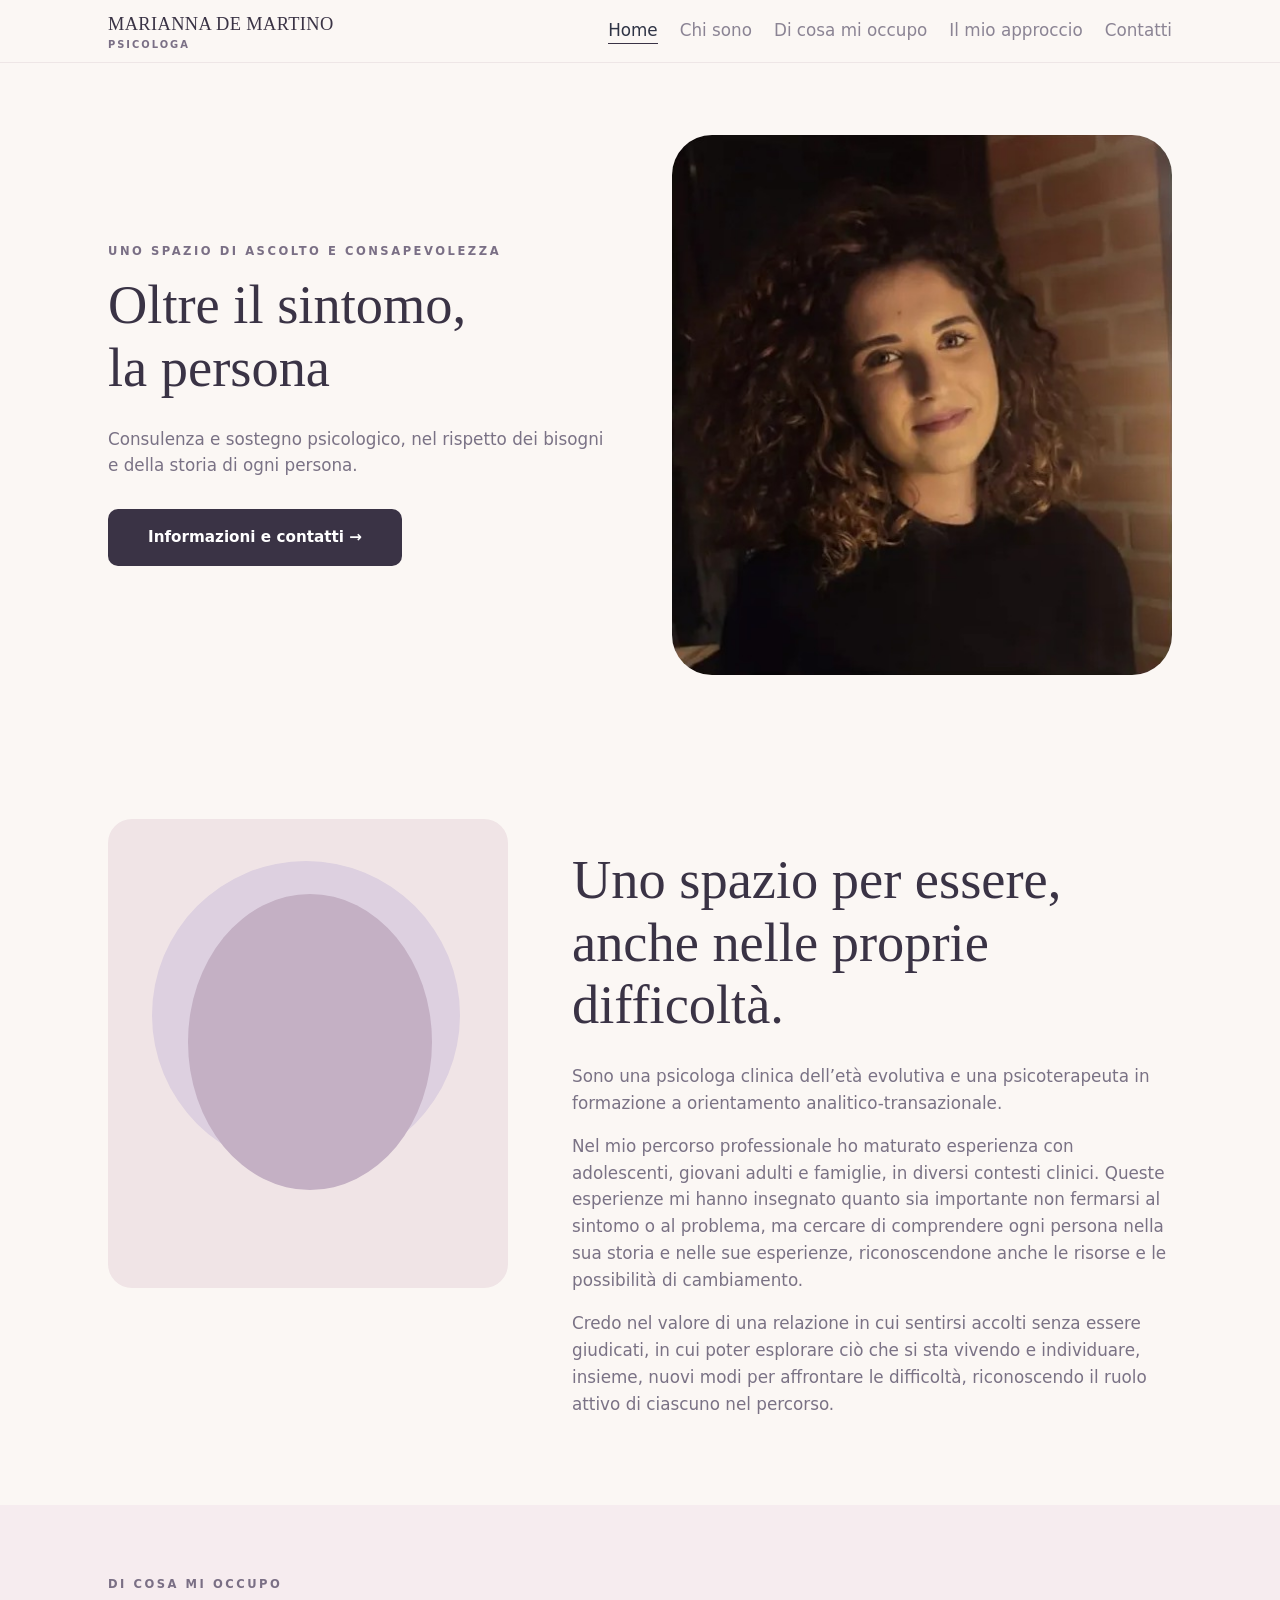
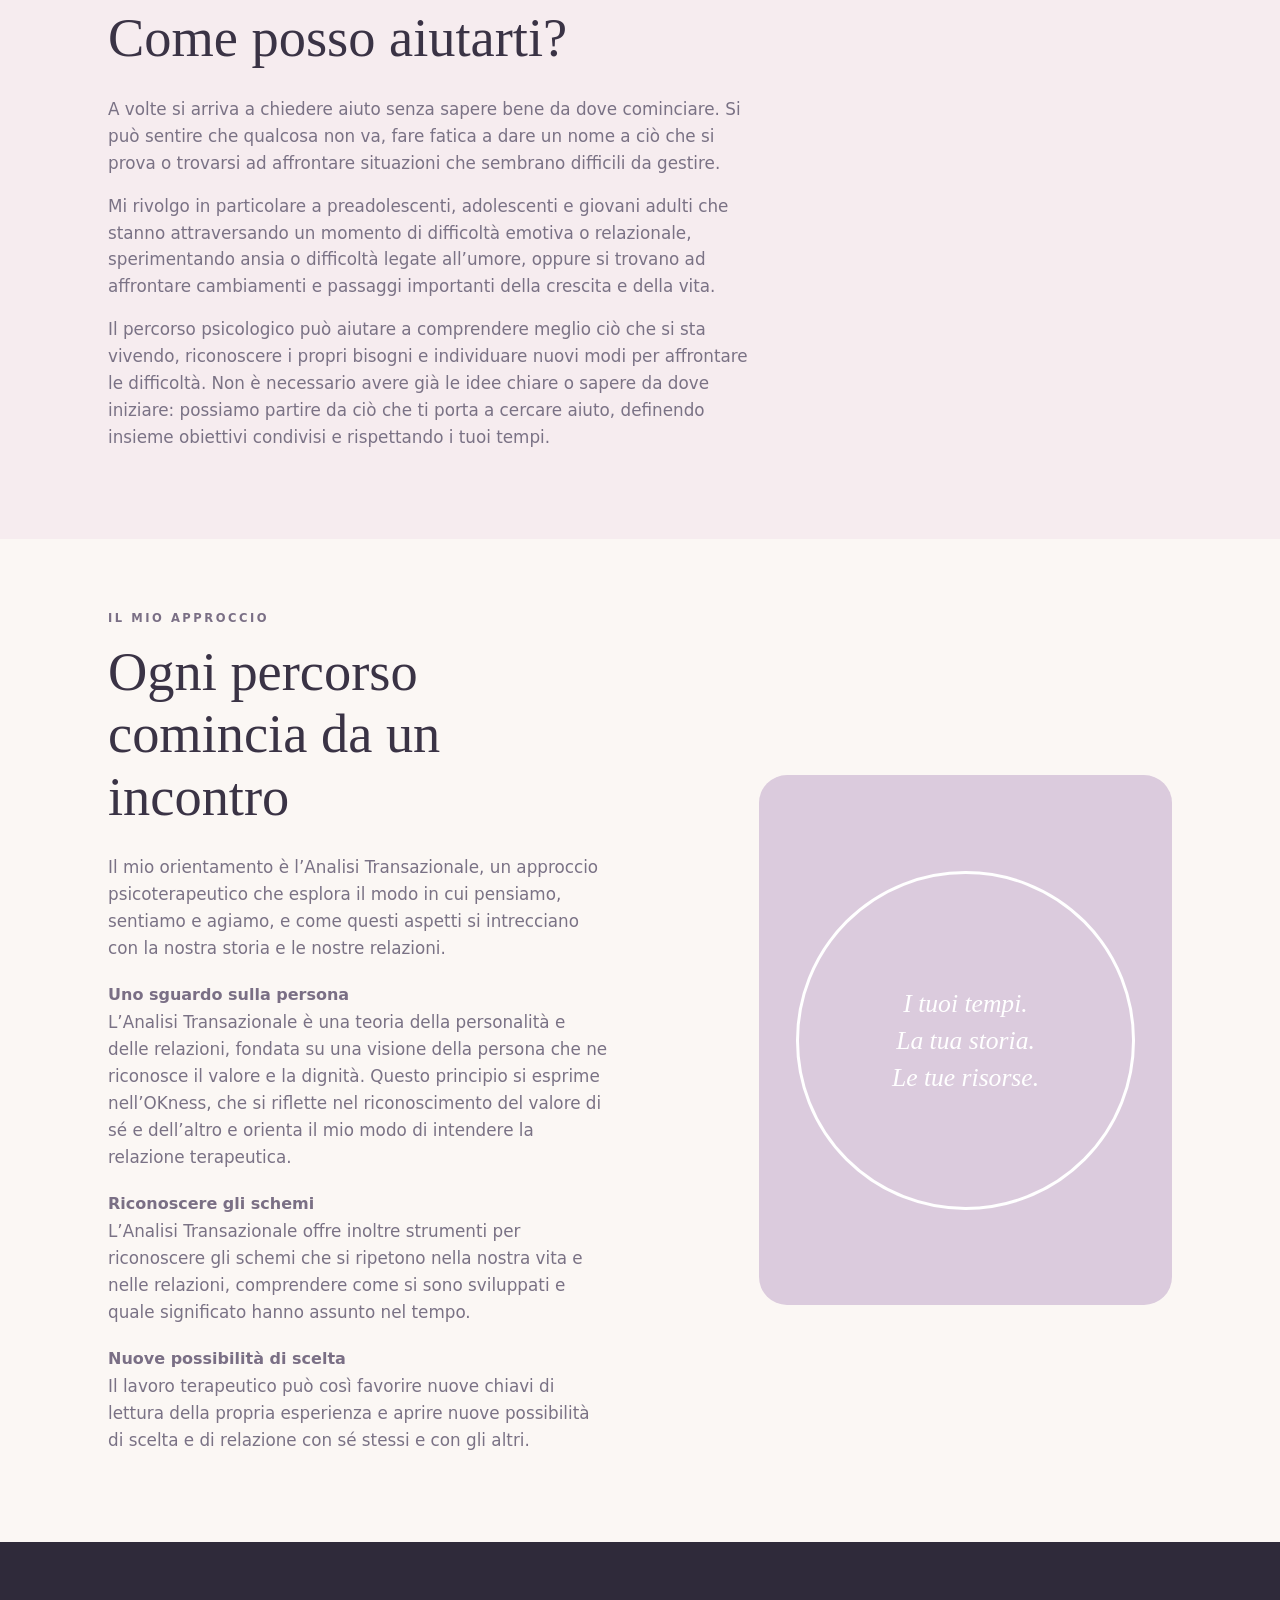
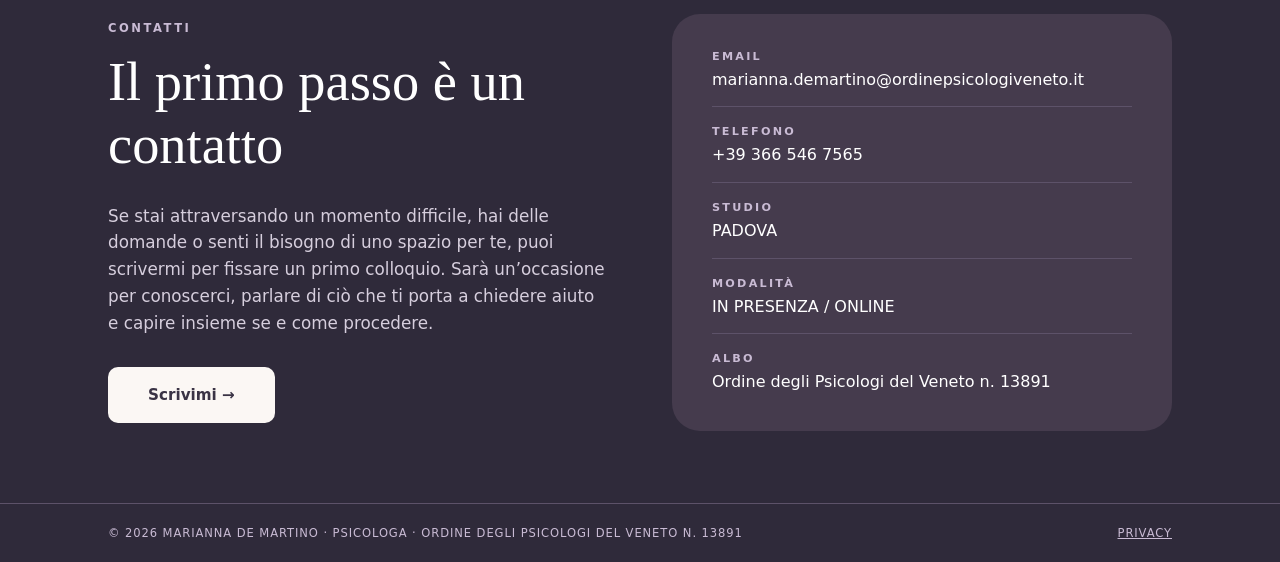
<file: index.html>
<!doctype html><html lang="it"><head><meta charset="utf-8"><meta name="viewport" content="width=device-width,initial-scale=1"><title>Marianna De Martino · Psicologa a Padova</title><meta name="description" content="Marianna De Martino, psicologa a Padova. Consulenza e sostegno psicologico per preadolescenti, adolescenti e giovani adulti, in presenza e online."><script>document.documentElement.classList.add("js")</script><link rel="stylesheet" href="style.css"></head><body class="idx"><header><div class="w"><a class="logo" href="#home">Marianna De Martino<small>PSICOLOGA</small></a><nav><a href="#home" data-s="home">Home</a><a href="#chi-sono" data-s="chi-sono">Chi sono</a><a href="#di-cosa-mi-occupo" data-s="di-cosa-mi-occupo">Di cosa mi occupo</a><a href="#il-mio-approccio" data-s="il-mio-approccio">Il mio approccio</a><a href="#contatti" data-s="contatti">Contatti</a></nav></div></header><main>
<section id="home"><div class="w g"><div><p class="rv k" style="--d:0.0s">Uno spazio di ascolto e consapevolezza</p><h1 class="rv" style="--d:0.1s">Oltre il sintomo,<br>la persona</h1><p class="rv" style="--d:0.2s">Consulenza e sostegno psicologico, nel rispetto dei bisogni e della storia di ogni persona.</p><a class="btn" href="#contatti">Informazioni e contatti →</a></div><img class="ph" src="marianna.jpg" alt="Marianna De Martino, psicologa"></div></section>
<section id="chi-sono"><div class="w g r"><div class="blob" aria-hidden="true"><i></i><i></i></div><div><p class="rv k" style="--d:0.0s">Chi sono</p><h2 class="rv" style="--d:0.1s">Uno spazio per essere, anche nelle proprie difficoltà.</h2><p class="rv" style="--d:0.2s">Sono una psicologa clinica dell’età evolutiva e una psicoterapeuta in formazione a orientamento analitico-transazionale.</p><p class="rv" style="--d:0.3s">Nel mio percorso professionale ho maturato esperienza con adolescenti, giovani adulti e famiglie, in diversi contesti clinici. Queste esperienze mi hanno insegnato quanto sia importante non fermarsi al sintomo o al problema, ma cercare di comprendere ogni persona nella sua storia e nelle sue esperienze, riconoscendone anche le risorse e le possibilità di cambiamento.</p><p class="rv" style="--d:0.4s">Credo nel valore di una relazione in cui sentirsi accolti senza essere giudicati, in cui poter esplorare ciò che si sta vivendo e individuare, insieme, nuovi modi per affrontare le difficoltà, riconoscendo il ruolo attivo di ciascuno nel percorso.</p></div></div></section>
<section id="di-cosa-mi-occupo" class="pink"><div class="w"><p class="rv k" style="--d:0.0s">Di cosa mi occupo</p><h2 class="rv" style="--d:0.1s">Come posso aiutarti?</h2><p class="rv" style="--d:0.2s">A volte si arriva a chiedere aiuto senza sapere bene da dove cominciare. Si può sentire che qualcosa non va, fare fatica a dare un nome a ciò che si prova o trovarsi ad affrontare situazioni che sembrano difficili da gestire.</p><p class="rv" style="--d:0.3s">Mi rivolgo in particolare a preadolescenti, adolescenti e giovani adulti che stanno attraversando un momento di difficoltà emotiva o relazionale, sperimentando ansia o difficoltà legate all’umore, oppure si trovano ad affrontare cambiamenti e passaggi importanti della crescita e della vita.</p><p class="rv" style="--d:0.4s">Il percorso psicologico può aiutare a comprendere meglio ciò che si sta vivendo, riconoscere i propri bisogni e individuare nuovi modi per affrontare le difficoltà. Non è necessario avere già le idee chiare o sapere da dove iniziare: possiamo partire da ciò che ti porta a cercare aiuto, definendo insieme obiettivi condivisi e rispettando i tuoi tempi.</p></div></section>
<section id="il-mio-approccio"><div class="w g"><div><p class="rv k" style="--d:0.0s">Il mio approccio</p><h2 class="rv" style="--d:0.1s">Ogni percorso comincia da un incontro</h2><p class="rv" style="--d:0.2s">Il mio orientamento è l’Analisi Transazionale, un approccio psicoterapeutico che esplora il modo in cui pensiamo, sentiamo e agiamo, e come questi aspetti si intrecciano con la nostra storia e le nostre relazioni.</p><h3 class="rv" style="--d:0.3s">Uno sguardo sulla persona</h3><p class="rv" style="--d:0.4s">L’Analisi Transazionale è una teoria della personalità e delle relazioni, fondata su una visione della persona che ne riconosce il valore e la dignità. Questo principio si esprime nell’OKness, che si riflette nel riconoscimento del valore di sé e dell’altro e orienta il mio modo di intendere la relazione terapeutica.</p><h3 class="rv" style="--d:0.5s">Riconoscere gli schemi</h3><p class="rv" style="--d:0.6s">L’Analisi Transazionale offre inoltre strumenti per riconoscere gli schemi che si ripetono nella nostra vita e nelle relazioni, comprendere come si sono sviluppati e quale significato hanno assunto nel tempo.</p><h3 class="rv" style="--d:0.6s">Nuove possibilità di scelta</h3><p class="rv" style="--d:0.6s">Il lavoro terapeutico può così favorire nuove chiavi di lettura della propria esperienza e aprire nuove possibilità di scelta e di relazione con sé stessi e con gli altri.</p></div><div class="q"><div>I tuoi tempi.<br>La tua storia.<br>Le tue risorse.</div></div></div></section>
<section id="contatti" class="dark"><div class="w g"><div><p class="rv k" style="--d:0.0s">Contatti</p><h2 class="rv" style="--d:0.1s">Il primo passo è un contatto</h2><p class="rv" style="--d:0.2s">Se stai attraversando un momento difficile, hai delle domande o senti il bisogno di uno spazio per te, puoi scrivermi per fissare un primo colloquio. Sarà un’occasione per conoscerci, parlare di ciò che ti porta a chiedere aiuto e capire insieme se e come procedere.</p><a class="btn" href="mailto:marianna.demartino@ordinepsicologiveneto.it">Scrivimi →</a></div><dl class="card"><dt>Email</dt><dd><a href="mailto:marianna.demartino@ordinepsicologiveneto.it">marianna.demartino@ordinepsicologiveneto.it</a></dd><dt>Telefono</dt><dd><a href="tel:+393665467565">+39 366 546 7565</a></dd><dt>Studio</dt><dd>PADOVA</dd><dt>Modalità</dt><dd>IN PRESENZA / ONLINE</dd><dt>Albo</dt><dd>Ordine degli Psicologi del Veneto n. 13891</dd></dl></div></section></main><footer><div class="w"><span>© 2026 Marianna De Martino · Psicologa · Ordine degli Psicologi del Veneto n. 13891</span><a href="privacy.html">Privacy</a></div></footer><script>const L=[...document.querySelectorAll('nav a')];const o=new IntersectionObserver(e=>e.forEach(x=>{if(x.isIntersecting)L.forEach(a=>a.classList.toggle('on',a.dataset.s===x.target.id))}),{rootMargin:'-40% 0px -55% 0px'});document.querySelectorAll('section').forEach(s=>o.observe(s));
const r=new IntersectionObserver(e=>e.forEach(x=>{if(x.isIntersecting){x.target.classList.add('in');r.unobserve(x.target)}}),{threshold:.12,rootMargin:'0px 0px -6% 0px'});document.querySelectorAll('.rv').forEach(el=>r.observe(el));
const h=()=>document.body.classList.toggle('sc',scrollY>8);h();addEventListener('scroll',h,{passive:true})</script></body></html>
</file>
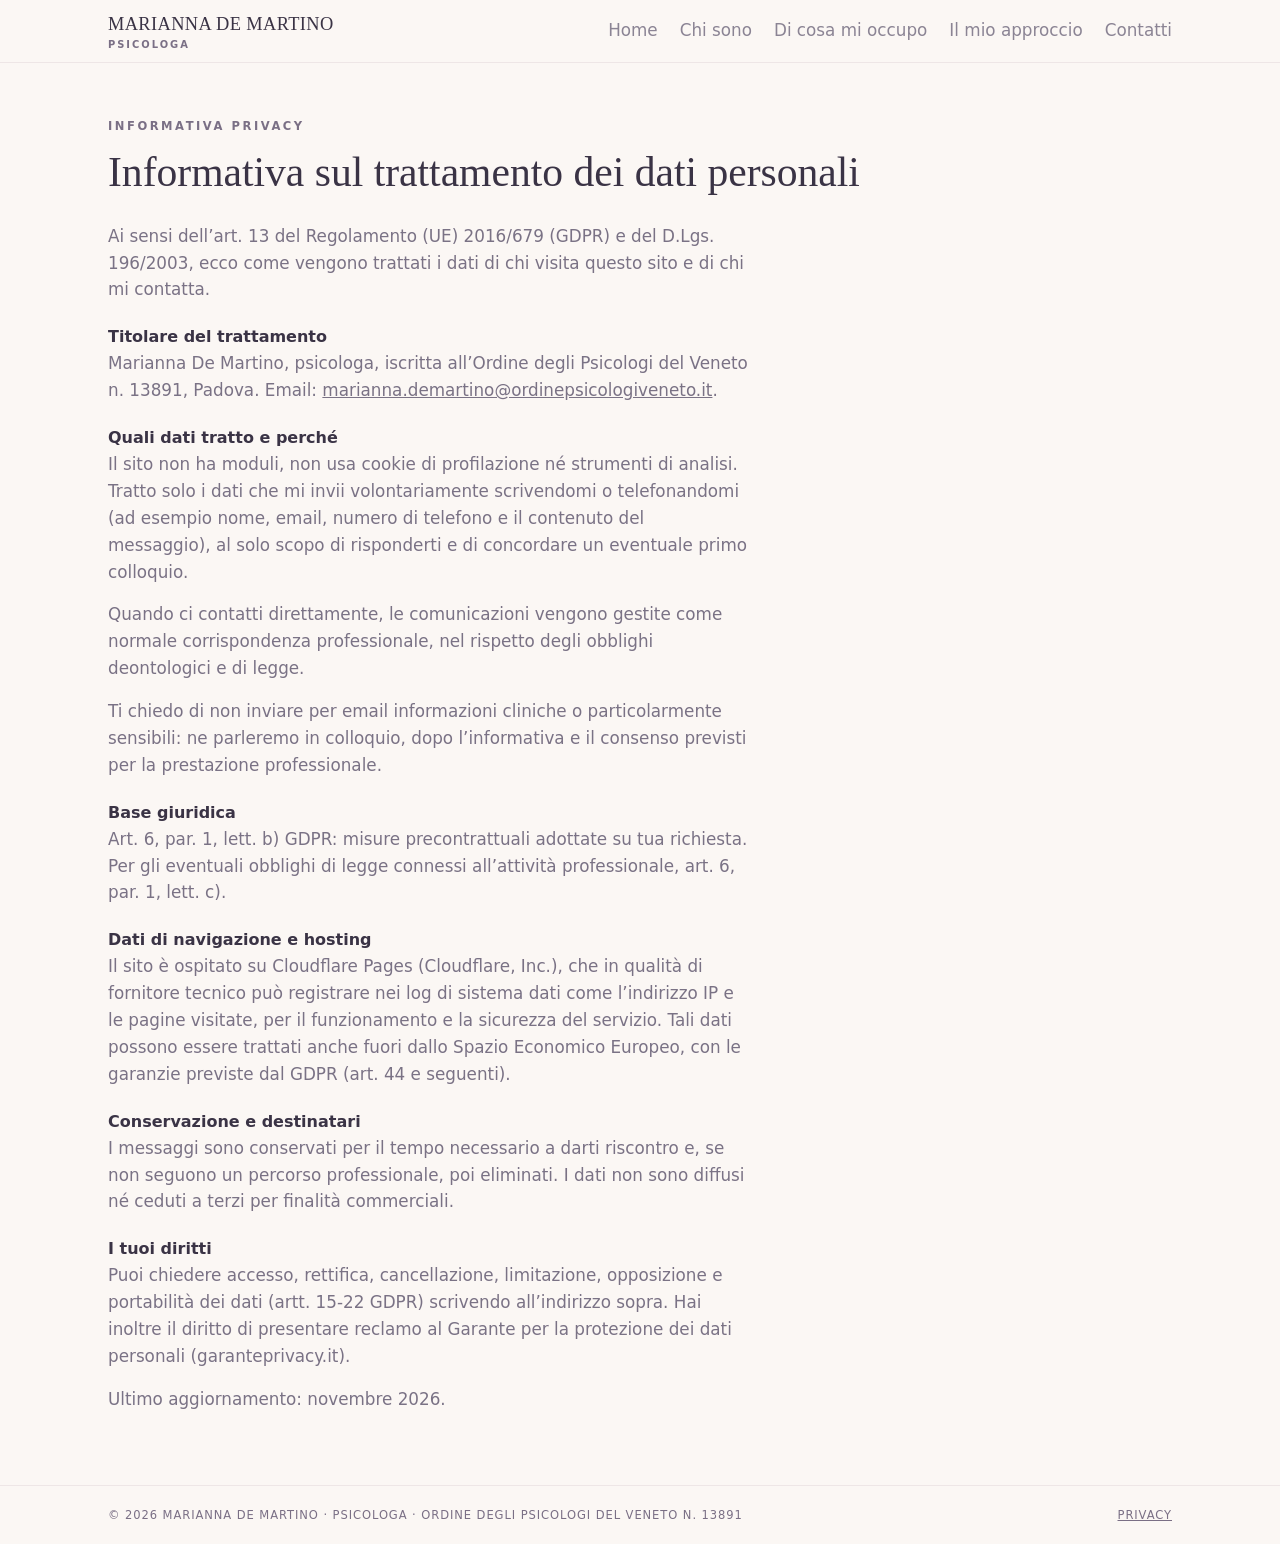
<file: privacy.html>
<!doctype html><html lang="it"><head><meta charset="utf-8"><meta name="viewport" content="width=device-width,initial-scale=1"><title>Privacy · Marianna De Martino</title><meta name="description" content="Marianna De Martino, psicologa a Padova. Consulenza e sostegno psicologico per preadolescenti, adolescenti e giovani adulti, in presenza e online."><link rel="stylesheet" href="style.css"></head><body><header><div class="w"><a class="logo" href="index.html#home">Marianna De Martino<small>PSICOLOGA</small></a><nav><a href="index.html#home" data-s="home">Home</a><a href="index.html#chi-sono" data-s="chi-sono">Chi sono</a><a href="index.html#di-cosa-mi-occupo" data-s="di-cosa-mi-occupo">Di cosa mi occupo</a><a href="index.html#il-mio-approccio" data-s="il-mio-approccio">Il mio approccio</a><a href="index.html#contatti" data-s="contatti">Contatti</a></nav></div></header><main><div class="w priv"><p class="k">Informativa privacy</p><h1>Informativa sul trattamento dei dati personali</h1><p>Ai sensi dell’art. 13 del Regolamento (UE) 2016/679 (GDPR) e del D.Lgs. 196/2003, ecco come vengono trattati i dati di chi visita questo sito e di chi mi contatta.</p><h2>Titolare del trattamento</h2><p>Marianna De Martino, psicologa, iscritta all’Ordine degli Psicologi del Veneto n. 13891, Padova. Email: <a href="mailto:marianna.demartino@ordinepsicologiveneto.it">marianna.demartino@ordinepsicologiveneto.it</a>.</p><h2>Quali dati tratto e perché</h2><p>Il sito non ha moduli, non usa cookie di profilazione né strumenti di analisi. Tratto solo i dati che mi invii volontariamente scrivendomi o telefonandomi (ad esempio nome, email, numero di telefono e il contenuto del messaggio), al solo scopo di risponderti e di concordare un eventuale primo colloquio.</p><p>Quando ci contatti direttamente, le comunicazioni vengono gestite come normale corrispondenza professionale, nel rispetto degli obblighi deontologici e di legge.</p><p>Ti chiedo di non inviare per email informazioni cliniche o particolarmente sensibili: ne parleremo in colloquio, dopo l’informativa e il consenso previsti per la prestazione professionale.</p><h2>Base giuridica</h2><p>Art. 6, par. 1, lett. b) GDPR: misure precontrattuali adottate su tua richiesta. Per gli eventuali obblighi di legge connessi all’attività professionale, art. 6, par. 1, lett. c).</p><h2>Dati di navigazione e hosting</h2><p>Il sito è ospitato su Cloudflare Pages (Cloudflare, Inc.), che in qualità di fornitore tecnico può registrare nei log di sistema dati come l’indirizzo IP e le pagine visitate, per il funzionamento e la sicurezza del servizio. Tali dati possono essere trattati anche fuori dallo Spazio Economico Europeo, con le garanzie previste dal GDPR (art. 44 e seguenti).</p><h2>Conservazione e destinatari</h2><p>I messaggi sono conservati per il tempo necessario a darti riscontro e, se non seguono un percorso professionale, poi eliminati. I dati non sono diffusi né ceduti a terzi per finalità commerciali.</p><h2>I tuoi diritti</h2><p>Puoi chiedere accesso, rettifica, cancellazione, limitazione, opposizione e portabilità dei dati (artt. 15-22 GDPR) scrivendo all’indirizzo sopra. Hai inoltre il diritto di presentare reclamo al Garante per la protezione dei dati personali (garanteprivacy.it).</p><p>Ultimo aggiornamento: novembre 2026.</p></div></main><footer><div class="w"><span>© 2026 Marianna De Martino · Psicologa · Ordine degli Psicologi del Veneto n. 13891</span><a href="privacy.html">Privacy</a></div></footer></body></html>
</file>
<file: style.css>
*{box-sizing:border-box;margin:0}html{scroll-behavior:smooth}body{font-family:'Hanken Grotesk','Public Sans',system-ui,-apple-system,'Segoe UI',sans-serif;color:#7a7285;background:#fbf7f4;line-height:1.6}
a{color:inherit}.w{max-width:1216px;margin:0 auto;padding:0 76px;width:100%}
header{position:sticky;top:0;z-index:10;background:#fbf7f4;border-bottom:1px solid #eee6e6}header .w{display:flex;justify-content:space-between;align-items:center;flex-wrap:wrap;gap:8px 20px;padding-top:12px;padding-bottom:12px}
.logo{font-family:Georgia,'Source Serif 4',serif;color:#3a3345;text-decoration:none;font-size:1.15rem;letter-spacing:.02em;text-transform:uppercase;line-height:1.35}.logo small{display:block;font:700 .62rem system-ui;letter-spacing:.2em;color:#7a6f85;margin-top:2px}
nav a{margin-left:22px;text-decoration:none;color:#8b8494;font-size:1.05rem;transition:color .2s}nav a.on,nav a:hover{color:#2f3445}
section{padding:72px 0;scroll-margin-top:60px}.pink{background:#f6ecef}.dark{background:#2f2a3a;color:#d6cedd}
.k{font:700 .72rem system-ui;letter-spacing:.22em;text-transform:uppercase;color:#7a6f85;margin-bottom:16px}.dark .k{color:#c9bbd4}
h1,h2{font-family:Georgia,'Source Serif 4',serif;font-weight:400;color:#3a3345;font-size:clamp(2.1rem,4.6vw,3.4rem);line-height:1.15;margin-bottom:26px}.dark h2{color:#fff}h3{font-weight:700;font-size:1rem;color:#7a6f85;margin:20px 0 2px}
p{margin-bottom:16px;max-width:60ch;font-size:1.05rem}.g{display:grid;grid-template-columns:1fr 1fr;gap:64px;align-items:center}.g.r{grid-template-columns:.8fr 1.2fr;align-items:start}
.ph{width:100%;max-width:507px;aspect-ratio:507/548;object-fit:cover;border-radius:40px;display:block;margin-left:auto}
.blob{position:relative;background:#f0e4e6;border-radius:24px;aspect-ratio:435/510;max-width:435px;width:100%}.blob i{position:absolute;border-radius:50%}.blob i:first-child{background:#ddd0e0;width:77%;aspect-ratio:1;left:11%;top:9%}.blob i:last-child{background:#c4b0c4;width:61%;height:63%;left:20%;top:16%}
.btn{display:inline-block;background:#3a3345;color:#fff;padding:16px 40px;border-radius:10px;text-decoration:none;font-weight:700;margin-top:14px;font-size:.95rem}.dark .btn{background:#fbf7f4;color:#3a3345}
.card{background:#453b4d;border-radius:28px;padding:36px 40px}.card dt{font:700 .7rem system-ui;letter-spacing:.2em;text-transform:uppercase;color:#c9bbd4;margin-top:18px}.card dt:first-child{margin-top:0}.card dd{color:#fff;margin:4px 0 0;padding-bottom:14px;border-bottom:1px solid #5d5269;word-break:break-word}.card dd:last-child{border:0;padding:0}
.q{background:#dbcbdd;border-radius:28px;aspect-ratio:413/530;max-width:413px;width:100%;margin-left:auto;display:flex;align-items:center;justify-content:center}.q div{width:82%;aspect-ratio:1;border:3px solid #fff;border-radius:50%;display:flex;align-items:center;justify-content:center;text-align:center;font:italic 1.6rem/1.45 Georgia,serif;color:#fff}
footer{border-top:1px solid #eee6e6;font-size:.72rem;letter-spacing:.08em;text-transform:uppercase;color:#7a6f85}footer .w{padding-top:20px;padding-bottom:20px;display:flex;justify-content:space-between;flex-wrap:wrap;gap:8px}.idx footer{background:#2f2a3a;border-color:#5d5269;color:#c9bbd4}
.priv{padding-top:56px;padding-bottom:56px}.priv h1{font-size:clamp(1.8rem,4vw,2.6rem)}.priv h2{font:700 1rem system-ui;color:#3a3345;margin:24px 0 4px}
@media(max-width:800px){.w{padding:0 24px}.g,.g.r{grid-template-columns:1fr;gap:32px}.ph,.q{margin:0 auto}nav a{margin:0 14px 0 0}section{padding:52px 0}}
.js .rv{opacity:0;transform:translateY(26px);transition:opacity .9s ease,transform .9s cubic-bezier(.2,.7,.2,1);transition-delay:var(--d,0s)}
.js .ph.rv,.js .blob.rv,.js .q.rv{transform:translateY(26px) scale(.96)}.js .rv.in{opacity:1;transform:none}
header{transition:box-shadow .3s}.sc header{box-shadow:0 6px 20px rgba(58,51,69,.08)}
nav a{position:relative}nav a::after{content:"";position:absolute;left:0;right:0;bottom:-4px;height:1px;background:#3a3345;transform:scaleX(0);transform-origin:left;transition:transform .3s}nav a:hover::after,nav a.on::after{transform:scaleX(1)}
.btn{transition:transform .25s,box-shadow .25s,background .25s}.btn:hover{transform:translateY(-3px);box-shadow:0 10px 24px rgba(58,51,69,.22)}
.ph,.blob,.q{transition:opacity .9s ease,transform .9s cubic-bezier(.2,.7,.2,1)}
.blob i:first-child{animation:fl 9s ease-in-out infinite}.blob i:last-child{animation:fl 11s ease-in-out infinite reverse}.q div{animation:br 8s ease-in-out infinite}
@keyframes fl{50%{transform:translateY(-10px)}}@keyframes br{50%{transform:scale(1.035)}}
.card a{text-decoration:none;border-bottom:1px solid transparent;transition:border-color .2s}.card a:hover{border-color:#fff}
@media(prefers-reduced-motion:reduce){*,*::before,*::after{animation:none!important;transition:none!important}html{scroll-behavior:auto}.js .rv{opacity:1;transform:none}}
</file>
